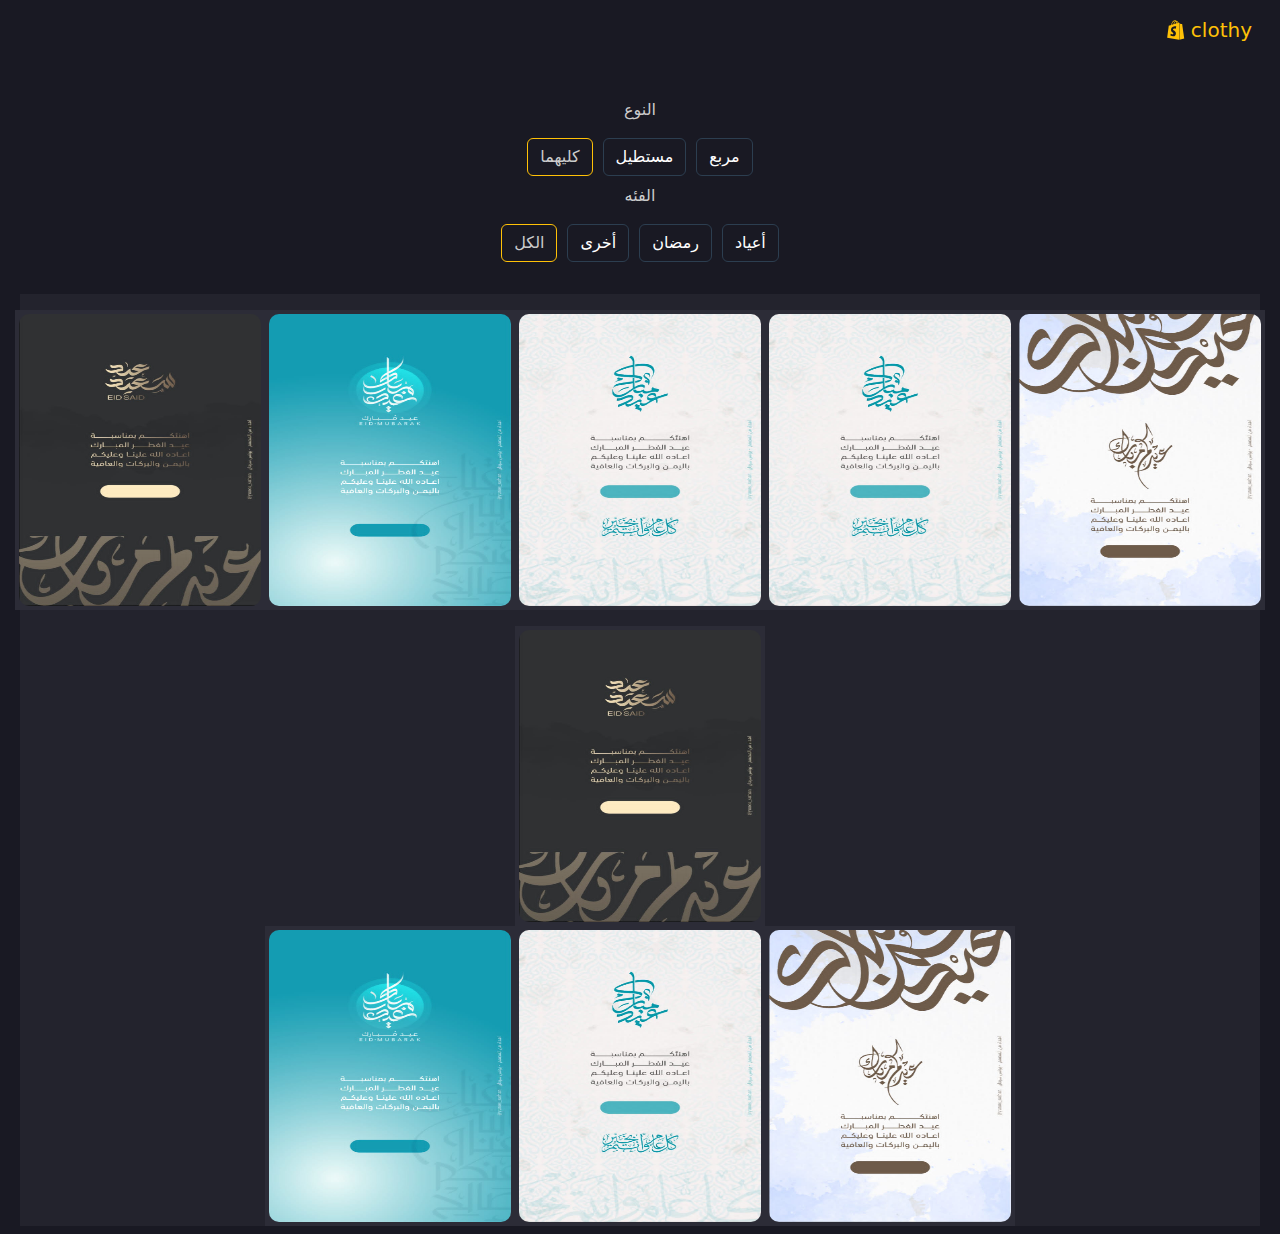
<file: index.html>
<!DOCTYPE html>
<html lang="en">
<head>
	<meta charset="UTF-8">
	<meta http-equiv="X-UA-Compatible" content="IE=edge">
	<meta name="viewport" content="width=device-width, initial-scale=1.0">
	<link rel="stylesheet" href="./css/bootstrap.min.css">
	<link rel="stylesheet" href="./css/bootstrap.min.css.map">
	<link rel="stylesheet" href="./css/all.min.css">
	<link rel="stylesheet" href="./css/jquery.fancybox.min.css">
	<link rel="stylesheet" href="./css/style.css">
	<link rel="stylesheet" href="./css/color.css">
	<title>Document</title>
</head>
<body dir="rtl">
	
	<div class="app">
		<div class="container-fluid">
			            <!-- navbar-->
            <nav class="navbar">
                <div class="container-fluid">
                    <a class="navbar-brand" href="./index.html">
                        <span>clothy</span>
                        <i class="fab fa-shopify"></i>
                    </a>
                </div>
            </nav>
            <!-- navbar end-->
                    <!-- all btn -->
                    <div class="filter-button-group">
					<!-- section Title -->
					
					<!-- section Title end-->
					<!-- category btn -->
					<p class="text-center" style="margin-top: 90px;"> النوع</p>
			<div class="category-btn d-flex justify-content-center flex-wrap">
			<button class="btn border-0" data-filter="squar">مربع </button>
			<button class="btn border-0 " data-filter="rectan">مستطيل</button>
			<button class="btn border-0 active all-cards" data-filter="*">كليهما</button>
			</div>
					<!-- category btn end -->
					<!-- section Title -->
					<p class="text-center mt-2">الفئه</p>
					
					<!-- section Title end-->
					<!-- kind btn -->
                    <!-- filter-button-group -->
			<div class=" kind-btn d-flex justify-content-center flex-wrap mb-5">
			<button class="btn border-0" data-filter="bairam">أعياد</button>
			<button class="btn border-0" data-filter="fast">رمضان</button>
			<button class="btn border-0" data-filter="anthor">أخرى</button>
			<button class="btn border-0 active all-card" data-filter="*">الكل</button>
			</div>
					<!-- kind btn end -->
                    </div>
			<section style="background-color: #23232d;" class="mt-5" id="section">
				<div  data-filter="squar" class="row justify-content-center g-3" id="cards">
					<div class="col-auto p-1" style="width:250px; height: 300px;background-color: #2c2c37;" id="card" data-filter="bairam">
						<img class="w-100 h-100" src="./image/1.jpg" alt="" data-bs-toggle="modal" data-bs-target="#page1">
					</div>	
					<div class="col-auto p-1" style="width:250px; height: 300px;background-color: #2c2c37;" id="card" data-filter="fast">
						<img class="w-100 h-100" src="./image/2.jpg" alt="" data-bs-toggle="modal" data-bs-target="#page2">
					</div>	
					<div class="col-auto p-1" style="width:250px; height: 300px;background-color: #2c2c37;" id="card" data-filter="anthor">
						<img class="w-100 h-100" src="./image/2.jpg" alt="" data-bs-toggle="modal" data-bs-target="#page2">
					</div>	
					<div class="col-auto p-1" style="width:250px; height: 300px;background-color: #2c2c37;" id="card" data-filter="fast">
						<img class="w-100 h-100" src="./image/3.jpg" alt="" data-bs-toggle="modal" data-bs-target="#page3">
					</div>	
					<div class="col-auto p-1" style="width:250px; height: 300px;background-color: #2c2c37;" id="card" data-filter="bairam">
						<img class="w-100 h-100" src="./image/4.jpg" alt="" data-bs-toggle="modal" data-bs-target="#page4">
					</div>	
					<div class="col-auto p-1" style="width:250px; height: 300px;background-color: #2c2c37;" id="card" data-filter="bairam">
						<img class="w-100 h-100" src="./image/4.jpg" alt="" data-bs-toggle="modal" data-bs-target="#page4">
					</div>	
				</div>
				<div  data-filter="rectan" class="row justify-content-center g-3" id="cards">
					<div class="col-auto p-1" style="width:250px; height: 300px;background-color: #2c2c37;" id="card" data-filter="bairam">
						<img class="w-100 h-100" src="./image/1.jpg" alt="" data-bs-toggle="modal" data-bs-target="#page1">
					</div>	
					<div class="col-auto p-1" style="width:250px; height: 300px;background-color: #2c2c37;" id="card" data-filter="fast">
						<img class="w-100 h-100" src="./image/2.jpg" alt="" data-bs-toggle="modal" data-bs-target="#page2">
					</div>	
					<div class="col-auto p-1" style="width:250px; height: 300px;background-color: #2c2c37;" id="card" data-filter="anthor">
						<img class="w-100 h-100" src="./image/3.jpg" alt="" data-bs-toggle="modal" data-bs-target="#page3">
					</div>		
				</div>
			</section>

	 <div class="modal fade" id="page1" tabindex="-1" aria-labelledby="socialModalLabel" aria-hidden="true">
     <div class="modal-dialog">
       <div class="modal-content">
                                            <div class="modal-header" style="display: initial; padding: 16px 4px;">
                                                <button data-bs-dismiss="modal" aria-label="Close"><i class="fas fa-x"></i></button>
                                                <div class="creater-own-image">
													<div class="img-edit mx-auto" style="width:270px; height:330px;background-color: #2c2c37;">
														<img class="w-100 h-100" src="./image/1.jpg" alt="" id="img1">
													</div>
													<form action="./rect/page1.html" class="text-center mt-3">
														<h6>خصص هذه البطاقه بإسمك</h6>
														<input type="text" name="" class="form-control" placeholder="إسمك الكريم" id="text1">
														<textarea name="" id="" cols="4" class="form-control mt-3 mb-1" placeholder="النص المصاحب للبطاقه"></textarea>
														<input type="submit" name="" class="form-control bg-warning border-0" value="أنشئ بطاقتي" onclick="passValue1();" id="passValue">
													</form>
													<div class="social">
														<p>شارك هذه البطاقه</p>
														<div class="icon">
															<a href=""><i class="fab fa-facebook fa-2x text-warning me-2"></i></a>
															<a href=""><i class="fab fa-twitter fa-2x text-warning me-2"></i></a>
															<a href=""><i class="fab fa-instagram fa-2x text-warning me-2"></i></a>
															<a href=""><i class="fab fa-whatsapp fa-2x text-warning me-2"></i></a>
														</div>
													</div>
                                                </div>
                                            </div>
		</div>
	</div>
	</div>

	 <div class="modal fade" id="page2" tabindex="-1" aria-labelledby="socialModalLabel" aria-hidden="true">
     <div class="modal-dialog">
       <div class="modal-content">
                                            <div class="modal-header" style="display: initial; padding: 16px 4px;">
                                                <button data-bs-dismiss="modal" aria-label="Close"><i class="fas fa-x"></i></button>
                                                <div class="creater-own-image">
													<div class="img-edit mx-auto" style="width:270px; height:330px;background-color: #2c2c37;">
														<img class="w-100 h-100" src="./image/2.jpg" alt="" id="img2">
													</div>
													<form action="./rect/page2.html" class="text-center mt-3">
														<h6>خصص هذه البطاقه بإسمك</h6>
														<input type="text" name="" class="form-control" placeholder="إسمك الكريم" id="text2">
														<textarea name="" id="" cols="4" class="form-control mt-3 mb-1" placeholder="النص المصاحب للبطاقه"></textarea>
														<input type="submit" name="" class="form-control bg-warning border-0" value="أنشئ بطاقتي" onclick="passValue2();" id="passValue">
													</form>
													<div class="social">
														<p>شارك هذه البطاقه</p>
														<div class="icon">
															<a href=""><i class="fab fa-facebook fa-2x text-warning me-2"></i></a>
															<a href=""><i class="fab fa-twitter fa-2x text-warning me-2"></i></a>
															<a href=""><i class="fab fa-instagram fa-2x text-warning me-2"></i></a>
															<a href=""><i class="fab fa-whatsapp fa-2x text-warning me-2"></i></a>
														</div>
													</div>
                                                </div>
                                            </div>
		</div>
	</div>
	</div>

	 <div class="modal fade" id="page3" tabindex="-1" aria-labelledby="socialModalLabel" aria-hidden="true">
     <div class="modal-dialog">
       <div class="modal-content">
                                            <div class="modal-header" style="display: initial; padding: 16px 4px;">
                                                <button data-bs-dismiss="modal" aria-label="Close"><i class="fas fa-x"></i></button>
                                                <div class="creater-own-image">
													<div class="img-edit mx-auto" style="width:270px; height:330px;background-color: #2c2c37;">
														<img class="w-100 h-100" src="./image/3.jpg" alt="" id="img3">
													</div>
													<form action="./rect/page3.html" class="text-center mt-3">
														<h6>خصص هذه البطاقه بإسمك</h6>
														<input type="text" name="" class="form-control" placeholder="إسمك الكريم" id="text3">
														<textarea name="" id="" cols="4" class="form-control mt-3 mb-1" placeholder="النص المصاحب للبطاقه"></textarea>
														<input type="submit" name="" class="form-control bg-warning border-0" value="أنشئ بطاقتي" onclick="passValue3();" id="passValue">
													</form>
													<div class="social">
														<p>شارك هذه البطاقه</p>
														<div class="icon">
															<a href=""><i class="fab fa-facebook fa-2x text-warning me-2"></i></a>
															<a href=""><i class="fab fa-twitter fa-2x text-warning me-2"></i></a>
															<a href=""><i class="fab fa-instagram fa-2x text-warning me-2"></i></a>
															<a href=""><i class="fab fa-whatsapp fa-2x text-warning me-2"></i></a>
														</div>
													</div>
                                                </div>
                                            </div>
		</div>
	</div>
	</div>

	 <div class="modal fade" id="page4" tabindex="-1" aria-labelledby="socialModalLabel" aria-hidden="true">
     <div class="modal-dialog">
       <div class="modal-content">
                                            <div class="modal-header" style="display: initial; padding: 16px 4px;">
                                                <button data-bs-dismiss="modal" aria-label="Close"><i class="fas fa-x"></i></button>
                                                <div class="creater-own-image">
													<div class="img-edit mx-auto" style="width:270px; height:330px;background-color: #2c2c37;">
														<img class="w-100 h-100" src="./image/4.jpg" alt="" id="img4">
													</div>
													<form action="./rect/page4.html" class="text-center mt-3">
														<h6>خصص هذه البطاقه بإسمك</h6>
														<input type="text" name="" class="form-control" placeholder="إسمك الكريم" id="text4">
														<textarea name="" id="" cols="4" class="form-control mt-3 mb-1" placeholder="النص المصاحب للبطاقه"></textarea>
														<input type="submit" name="" class="form-control bg-warning border-0" value="أنشئ بطاقتي" onclick="passValue4();" id="passValue">
													</form>
													<div class="social">
														<p>شارك هذه البطاقه</p>
														<div class="icon">
															<a href=""><i class="fab fa-facebook fa-2x text-warning me-2"></i></a>
															<a href=""><i class="fab fa-twitter fa-2x text-warning me-2"></i></a>
															<a href=""><i class="fab fa-instagram fa-2x text-warning me-2"></i></a>
															<a href=""><i class="fab fa-whatsapp fa-2x text-warning me-2"></i></a>
														</div>
													</div>
                                                </div>
                                            </div>
		</div>
	</div>
	</div>
	<script src="./js/all.min.js"></script>
	<script src="./js/bootstrap.bundle.min.js"></script>
	<script src="./js/bootstrap.bundle.min.js.map"></script>
	<script src="./js/jquery-3.6.3.min.js"></script>
	<script src="./js/main.js"></script>
</body>
</html>
</file>
<file: css/style.css>
* {
    padding: 0;
    margin: 0;
}
:root {
    --main-color: #FFC107;
    --secondry-color: #d3b662;
    --third-color:#2c3e50;
    --text-color: #8c8c8e;
    --card-color: #2c2c38;
    
}
body,
.navbar {
    background-color: #191923;
}

/* ----- app ----- */

.app {
    padding: 8px;
    overflow: hidden;
}


img {
    border-radius: 10px;
    -webkit-border-radius: 10px;
    -moz-border-radius: 10px;
    -ms-border-radius: 10px;
    -o-border-radius: 10px;
}


/* ----- header ----- */


/* navbar */

.navbar {
    position: fixed;
    min-height: 60px;
    width: 100%;
    left: 0;
    top: 0;
    z-index: 1000;
color: var(--main-color);
}

#section img {
    cursor: pointer;
    border-radius: 10px;
    -webkit-border-radius: 10px;
    -moz-border-radius: 10px;
    -ms-border-radius: 10px;
    -o-border-radius: 10px;
}

.filter-button-group button {
    color: #fff;
    border-color: var(--third-color) !important;
}

.filter-button-group button.active {
    border-color: var(--main-color) !important;
    background-color: transparent;
}
.filter-button-group .category-btn,
.filter-button-group .kind-btn
 {
    gap: 10px;
}

.filter-button-group button {
    border: 1px solid !important;
}
.none {
    display: none;
}
</file>
<file: css/color.css>
:root {
    --main-color: #FFC107;
    --secondry-color: #d3b662;
    --third-color:#2c3e50;
    --text-color: #8c8c8e;
    --card-color: #2c2c38;
    
}

body {
    color: #ccc;
    
}
a {
    color: #ccc;
}
a:hover {
    color: var(--secondry-color);
    /* text-decoration: underline; */
}
.form-control:focus {
    color: var(--text-color);
    caret-color: var(--main-color);
    background-color: var(--bs-form-control-bg);
    border-color: var(--main-color);
    outline: 0;
    box-shadow: 0 0 0 0.05rem var(--secondry-color);

}
.form-check-input:checked {
    background-color: var(--main-color);
    border-color: var(--main-color);
}
.form-check-input:focus {
border-color: var(--main-color);
box-shadow: 0 0 0 0.12rem #ffc10767;
}
/* ----- container ----- */

.app {
        
}


/* ---- header ---- */


/* navbar */

.app-cloth#container,
/* .container-fluid, */
.navbar.bg-primary,
.swiper-pagination.bg-secondary {
    box-shadow: 0 1px 4px 0 rgb(15 15 20 / 10%);
    background-color: transparent !important;
    background: linear-gradient(159deg, rgba(37, 37, 50, 0.98) 0%, rgba(35, 35, 45, 0.98) 100%);
}

.navbar.bg-body-tertiary {
    background: #191923 !important;
}

.navbar.bg-body-tertiary .container {
    background: linear-gradient(159deg, rgba(37, 37, 50, 0.98) 0%, rgba(35, 35, 45, 0.98) 100%);
}

.navbar-brand,
.get-us a,
.get-us svg {
    color: var(--main-color);
}

.navbar-brand:hover,
.get-us a:hover,
.get-us svg:hover,
.navbar-brand:focus,
.get-us a:focus,
.get-us svg:focus {
    color: var(--secondry-color);
}

.search-form {
    background: #19192381;
}

.search-form button {
    border-color: var(--main-color);
}

.search-form input[type="search"] {
    caret-color: var(--main-color);
}

.search-form input[type="search"]:focus {
    border-color: var(--main-color);
    box-shadow: 0 0 0 0.25rem #f6b8004f;
}

.search-form #close {
    color: var(--main-color);
}

.search-form #close:hover,
.search-form #close:focus {
    color: var(--secondry-color);
}


/* navbar end */

/* ads blcok */
.ads-block {
    margin-top: 50px;
}
.ads-text,
.ads-img{
    height: 150px;
    overflow: hidden;
}
.ads-text {
    right: 0;
    padding: 5px 8% 5px 0 !important;
    animation: left-right 10s linear infinite;
    -webkit-animation: left-right 10s linear infinite;
}

.ads-text::before {
    background-color: var(--secondry-color);

}

.ads-text::after {
    background-color: var(--secondry-color);
}

.ads-text {
    background-color: var(--third-color);
}
.ads-img {
    background-color: var(--secondry-color);
}

/* ads blcok end */

/* dropmenu */

.navbar-toggler {
    border-color: var(--text-color);
}
.navbar .ref a {
    color: var(--text-color);
}
.navbar .ref a h4:hover,
.navbar .ref a h4:focus {
    color:var(--secondry-color);
}
.navbar-toggler:focus,
.navbar-toggler:hover {
    box-shadow: initial;
    border-color: var(--text-color);
}

.navbar-toggler:focus .toggler-icon,
.navbar-toggler:hover .toggler-icon {
    color: var(--secondry-color);
}

.navbar-toggler .toggler-icon {
    color: var(--text-color);
    border: none;
}

.city::before,
.street::before {
    color: var(--main-color);
}

.city span,
.street span,
.places span {
    color: var(--text-color);
}

.places a {
    color: var(--main-color);
}

.places a:hover,
.places a:focus {
    color: var(--secondry-color);
}


/* dropmenu end */


/* ---- header end ---- */


/* ---- content ---- */


/* card  */

.cloth-content .card.bg-success {
    background-color: var(--card-color) !important;
    box-shadow: 0 1px 4px 0 rgba(90, 89, 89, 0.9);
}

.card-footer .add-to-fav.active  {
    color: var(--main-color);
}

.cloth-content .card-footer .footer-ref::before {
    background-color: var(--text-color);
}

.cloth-content .card-footer .user-name {
    color: var(--secondry-color);
}

.cloth-content .card-footer .place-name {
    color: var(--text-color);
}


/* card end */


/* ---- content  end ---- */


/* pagination */

.pagination .page-link {
    background-color: transparent;
    border-color: var(--text-color);
    color: var(--main-color);
}

.pagination .page-link:focus {
    box-shadow: 0px 0px 4px 3px var(--secondry-color);
}

.page-item.disabled .page-link {
    background-color: var(--text-color);
    color: var(--card-color);
}

.page-item.active .page-link {
    background-color: var(--third-color);
    color: var(--main-color);
}


/* pagination end */

/* footer */
footer {
    background-color: var(--third-color)
}
footer p.text-secondary {
    color: var(--text-color) !important;
}
footer .content a {
    color: var(--secondry-color );
}
footer .content p span {
    color: var(--text-color );
}

/* social */
footer  .social.border-top {
    border-top-color: var(--text-color) !important;
}
footer .social  p {
    border-color: var(--secondry-color);
    color: var(--secondry-color);
}
footer .social .links svg,
.modal-header .social-share svg {
    border-color: var(--secondry-color);
    color: var(--secondry-color);
}
footer .content a:hover,
footer .social  p:hover,
footer .social .links svg:hover ,
.modal-header .social-share svg:hover,
.modal-header .social-share svg:focus,
footer .content a:focus,
footer .social  p:focus,
footer .social .links svg:focus {
    color: var(--main-color );
    border-color: var(--main-color);
}
/* footer end */

/* ****** category & kind page ****** */
.section-title::before {
background-color: var(--text-color);
}
.section-title::after {
background: linear-gradient(159deg, rgba(37, 37, 50, 0.98) 0%, rgba(35, 35, 45, 0.98) 100%);

}

.filter-button-group button {
    color: #fff;
    border-color: var(--third-color) !important;
}

.filter-button-group button.active {
    border-color: var(--main-color) !important;
    background-color: transparent;
}

/* ****** category & kind ****** */


/* slider-navigation*/
.slider-navigation svg {
    color: var(--secondry-color);
}
.slider-navigation svg:hover,
.slider-navigation svg:focus {
    color: var(--main-color);
}
/* swiper-pagination */
.swiper-pagination span {
    background-color: var(--secondry-color);
    
}

.swiper-pagination span:hover,
.swiper-pagination span:focus {
background-color: var(--main-color);
}

.swiper-pagination.bg-secondary span {
    border-color: var(--main-color);
}
/* ****** details page ****** */

.product-detail-img svg,
.product-img-categorys-phone .fa-share-nodes {
    color: var(--main-color);
    background-color: var(--card-color);
}
.modal-content {
    background-color: rgba(0, 0, 0, 0.241);
    
}
.modal-header {
border-color: var(--main-color);
        background-color: rgba(0, 0, 0, 0.241);
}
.modal-header button {
background-color: transparent;
border: none;
}
.modal-header button svg {
color: var(--secondry-color);
font-size: 1.2rem;
}
.modal-header button svg:hover {
color: var(--main-color);
}

 /* offer */
 .offer div {
    border: 1px solid var(--secondry-color);
    margin-left: 3px;
 }
 /* product-color */
 .product-color p,
  .product-size p,
  .review  {
    color: var(--main-color);
}
/* product-size  */
.product-size span {
border-color: var(--text-color);
}
.product-size span:hover {
border-color: var(--main-color);
}
/* discription */
.discription .text-start {
    color: var(--text-color);
}
.discription .text-start:hover {
    color: var(--secondry-color);
}
/* review */
/* progress */
.progress .pro {
    background-color: var(--main-color);
    border-radius: var(--bs-progress-border-radius);
}
.stars svg.text-light {
    color: var(--text-color) !important;
    

}
/* customer-review */
.customer-review .stars svg {
    color: var(--main-color);
}
.customer-review p.title {
    color: var(--main-color);
}
.customer-review .text .text-start{
    color: var(--text-color);
}
/* ****** details page end ****** */

/* ****** login and all register pages  ****** */

/* register caulescent */
header .steps .step {
    border-color: var(--main-color);
}
header .steps .step.active {
    color: #000;
    background-color: var(--main-color);
}
/* ****** login and all register pages ****** */

/* ---- container  end ---- */


/* ................................ */
/* footer {
    position: relative;
    width: 100%;
    height: 400px;
}
.footer {
  position: absolute;
  top: 0;
  bottom: 0;
  right: 0;
  left: 0;
  width: 100%;
  height: 100%;
  background: #2c3e50;
  z-index: 0;
  transform: skewY(11deg);
  transform-origin: top left;
  -webkit-transform: skewY(11deg);
  -moz-transform: skewY(11deg);
  -ms-transform: skewY(11deg);
  -o-transform: skewY(11deg);
} */
</file>
